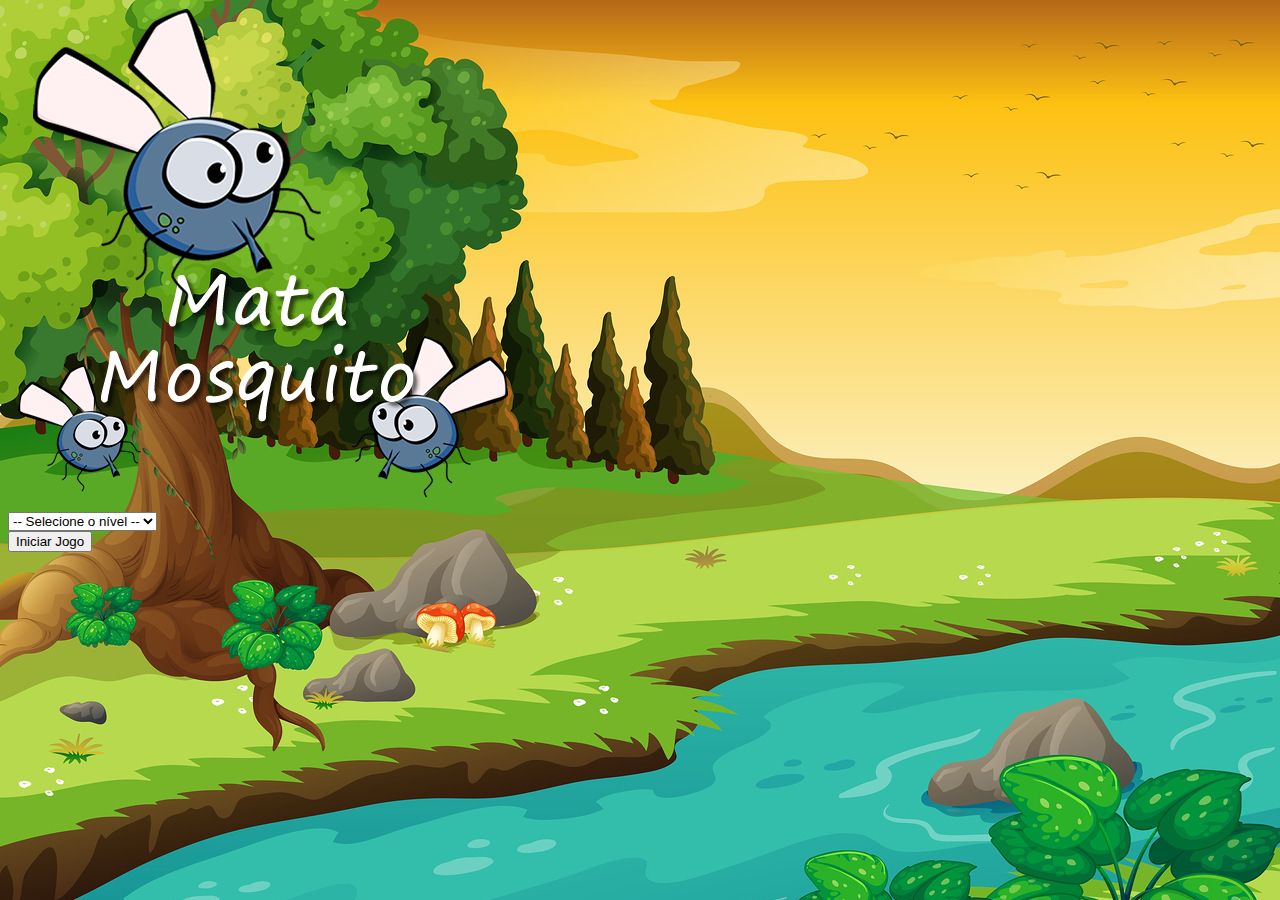
<file: index.html>
<!DOCTYPE html>
<html lang="pt-br">
    <head>
        <meta charset="UTF-8">
        <meta http-equiv="X-UA-Compatible" content="IE=edge">
        <meta name="viewport" content="width=device-width, initial-scale=1.0">
        <!-- Bootsrtap CSS -->
        <link href="https://cdn.jsdelivr.net/npm/bootstrap@5.3.0-alpha1/dist/css/bootstrap.min.css" rel="stylesheet" integrity="sha384-GLhlTQ8iRABdZLl6O3oVMWSktQOp6b7In1Zl3/Jr59b6EGGoI1aFkw7cmDA6j6gD" crossorigin="anonymous">
        <!-- CSS -->
        <link rel="stylesheet" href="/assets/css/style.css">
        <title>Pagina Incial</title>

        <script>
            function iniciarJogo() {
                var nivel = document.getElementById('nivel').value;

                if(nivel === '') {
                    alert('Selecione um nível para iniciar o jogo');
                    return false;                
                }

                window.location.href = "app.html?" + nivel

            }

        </script>

    </head>
    <body>
        <div class="container">
            <div class="row">
                <div class="col">
                    <div class="d-flex justify-content-center">
                        <img src="/assets/img/game.png" alt="game">
                    </div>
                </div>
            </div>
            <div class="row">
                <div class="col">
                    <div class="d-flex justify-content-center">
                        <div class="mb-2">
                            <select class="form-control" id="nivel" >
                                <option value="">-- Selecione o nível --</option>
                                <option value="normal">Normal</option>
                                <option value="dificil">Difícil</option>
                                <option value="chucknorris">Chuck Norris</option>
                            </select>
                        </div>
                    </div>
                </div>
            </div>
            <div class="row">
                <div class="col">
                    <div class="d-flex justify-content-center">
                        <button type="button" class="btn btn-danger btn-lg" onclick="iniciarJogo()" >Iniciar Jogo</button>
                    </div>
                </div>
            </div>
        </div>
    </body>
</html>
</file>
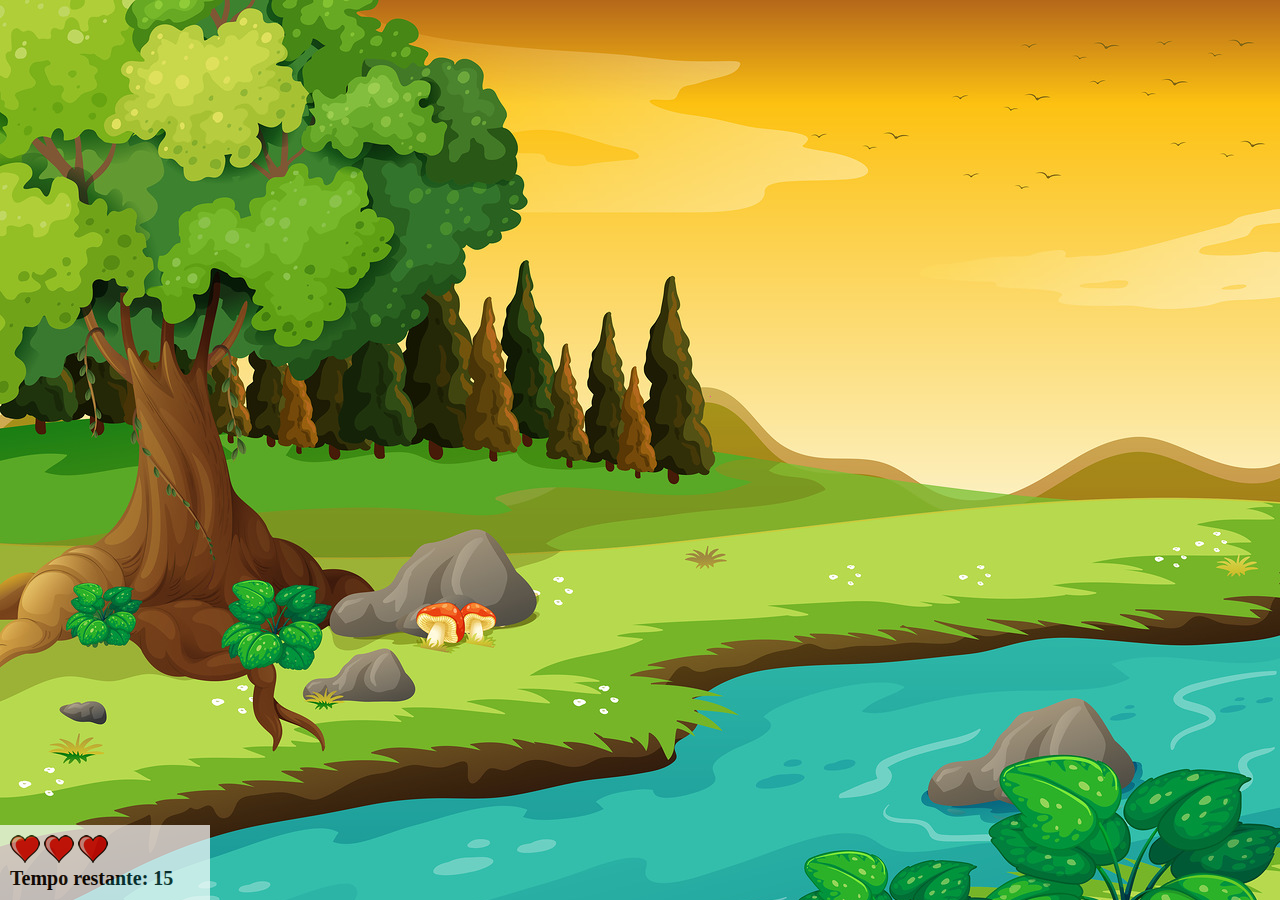
<file: app.html>
<!DOCTYPE html>
<html lang="pt-br">
    <head>
        <meta charset="UTF-8">
        <meta http-equiv="X-UA-Compatible" content="IE=edge">
        <meta name="viewport" content="width=device-width, initial-scale=1.0">
        <meta name="author" content="Douglas Luiz de Oliveira Rodrigues">
        <!-- CSS -->
        <link rel="stylesheet" href="/assets/css/style.css">

        <title>Mata mosca</title>
    </head>
    <body onresize="ajustaTamanhoPalcoJogo()">

        <div class="painel">
            <div class="vidas">
                <img id="v1" src="/assets/img/coracao_cheio.png" alt="coração vazio">
                <img id="v2" src="/assets/img/coracao_cheio.png" alt="coração cheio">
                <img id="v3" src="/assets/img/coracao_cheio.png" alt="coração cheio">
            </div>
            <div class="cronometro">Tempo restante: <span id="cronometro"></span></div>
        </div>

        <!-- JS -->
        <script src="/assets/js/app.js"></script>
        <script>
            document.getElementById('cronometro').innerHTML = tempo

            var criaMosca = setInterval(function() {
                posicaoRandomica()
            }, criarMoscaTempo);
        </script>
    </body>
</html>
</file>
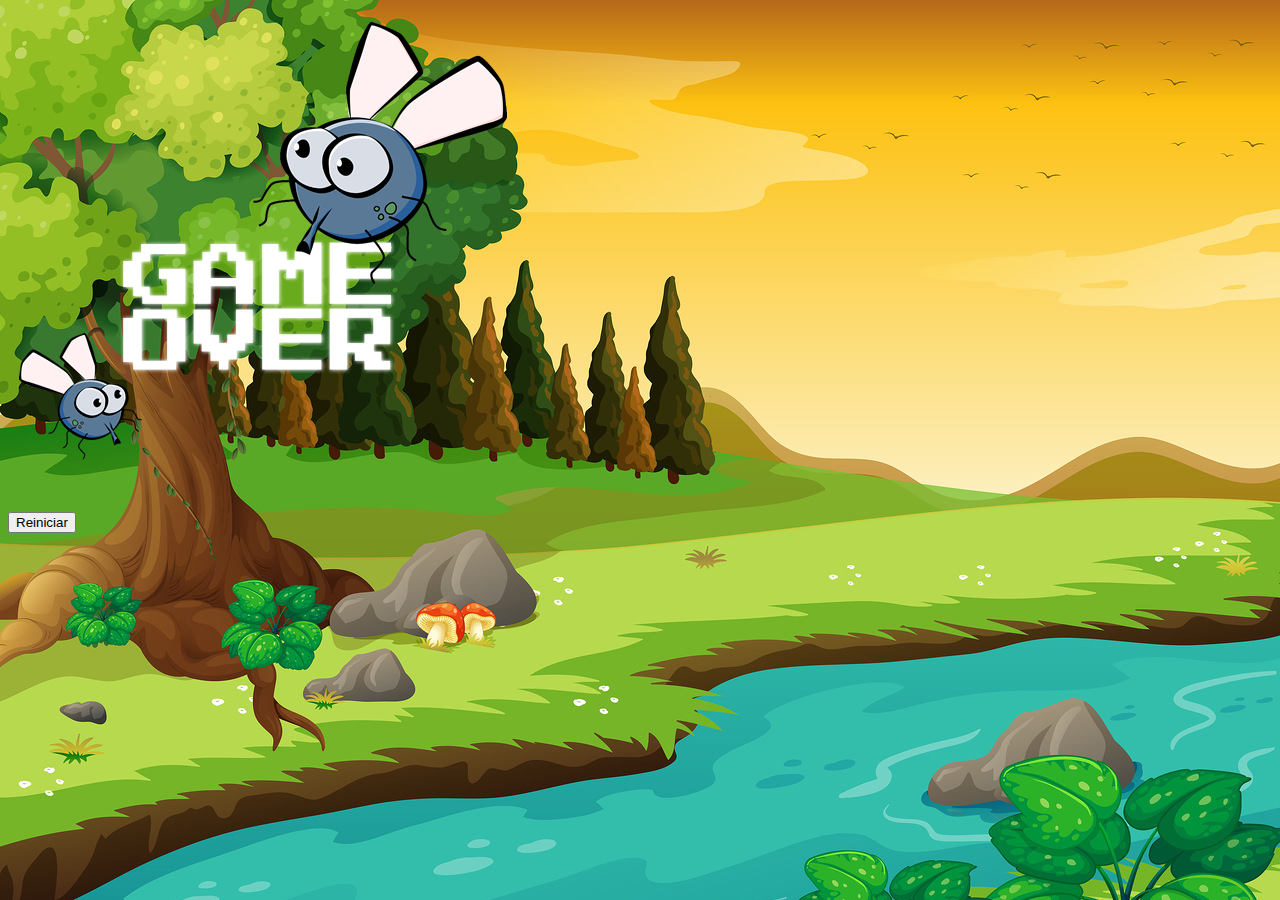
<file: fim_de_jogo.html>
<!DOCTYPE html>
<html lang="pt-br">
    <head>
        <meta charset="UTF-8">
        <meta http-equiv="X-UA-Compatible" content="IE=edge">
        <meta name="viewport" content="width=device-width, initial-scale=1.0">
        <!-- Bootsrtap CSS -->
        <link href="https://cdn.jsdelivr.net/npm/bootstrap@5.3.0-alpha1/dist/css/bootstrap.min.css" rel="stylesheet" integrity="sha384-GLhlTQ8iRABdZLl6O3oVMWSktQOp6b7In1Zl3/Jr59b6EGGoI1aFkw7cmDA6j6gD" crossorigin="anonymous">
        <!-- CSS -->
        <link rel="stylesheet" href="/assets/css/style.css">
        <title>Fim de jogo</title>
    </head>
    <body>
        <div class="container">
            <div class="row">
                <div class="col">
                    <div class="d-flex justify-content-center">
                        <img src="/assets/img/game_over.png" alt="game over">
                    </div>
                </div>
            </div>
            <div class="row">
                <div class="col">
                    <div class="d-flex justify-content-center">
                        <button type="button" class="btn btn-dark btn-lg" onclick="window.location.href = 'index.html' ">Reiniciar</button>
                    </div>
                </div>
            </div>
        </div>
    </body>
</html>
</file>
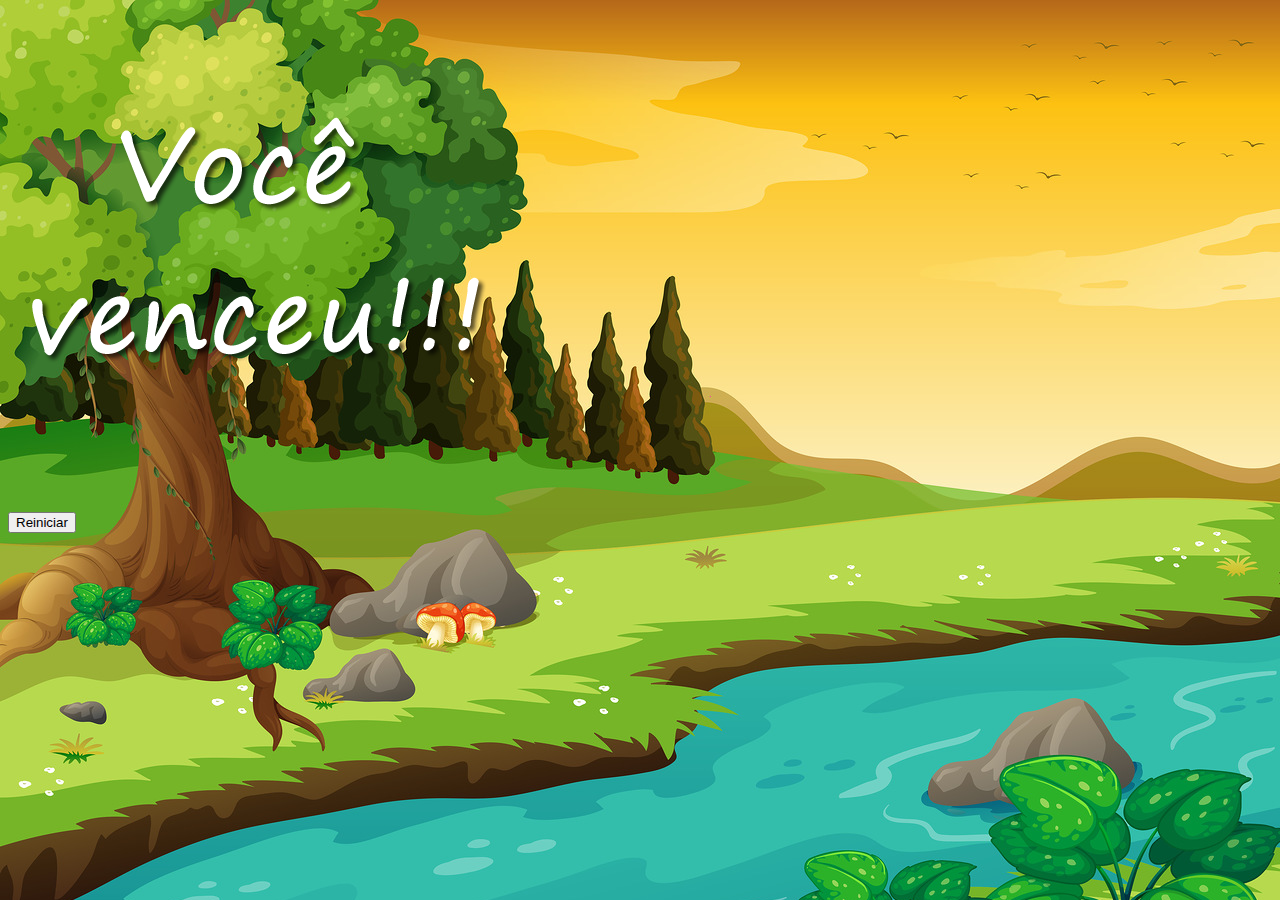
<file: vitoria.html>
<!DOCTYPE html>
<html lang="pt-br">
    <head>
        <meta charset="UTF-8">
        <meta http-equiv="X-UA-Compatible" content="IE=edge">
        <meta name="viewport" content="width=device-width, initial-scale=1.0">
        <!-- Bootsrtap CSS -->
        <link href="https://cdn.jsdelivr.net/npm/bootstrap@5.3.0-alpha1/dist/css/bootstrap.min.css" rel="stylesheet" integrity="sha384-GLhlTQ8iRABdZLl6O3oVMWSktQOp6b7In1Zl3/Jr59b6EGGoI1aFkw7cmDA6j6gD" crossorigin="anonymous">
        <!-- CSS -->
        <link rel="stylesheet" href="/assets/css/style.css">
        <title>Vitória</title>
    </head>
    <body>
        <div class="container">
            <div class="row">
                <div class="col">
                    <div class="d-flex justify-content-center">
                        <img src="/assets/img/vitoria.png" alt="vitoria">
                    </div>
                </div>
            </div>
            <div class="row">
                <div class="col">
                    <div class="d-flex justify-content-center">
                        <button type="button" class="btn btn-dark btn-lg" onclick="window.location.href = 'index.html' ">Reiniciar</button>
                    </div>
                </div>
            </div>
        </div>
    </body>
</html>
</file>
<file: assets/css/style.css>
html {
    cursor: url(/assets/img/mata_mosca.png) 30 30, auto;
}

body {
    background-image: url(/assets/img/bg.jpg);
    background-repeat: no-repeat;
    background-size: 100%;
}

.mosca {
    width: 50px;
    height: 50px;
}

.mosca-1 {
    width: 70px;
    height: 70px;
}

.mosca-2 {
    width: 90px;
    height: 90px;
}

.ladoA {
    transform: scaleX(1);
}

.ladoB {
    transform: scaleX(-1);
}

.painel {
    position: absolute;
    width: 190px;
    padding: 10px;
    left: 0;
    bottom: 0px;
    border-top: 1px #fff;
    background-color: #fff;
    opacity: 0.7;
}

.vidas {
    float: left;
}

.cronometro {
    float: left;
    font-size: 20px;
    font-weight: bold;
}
</file>
